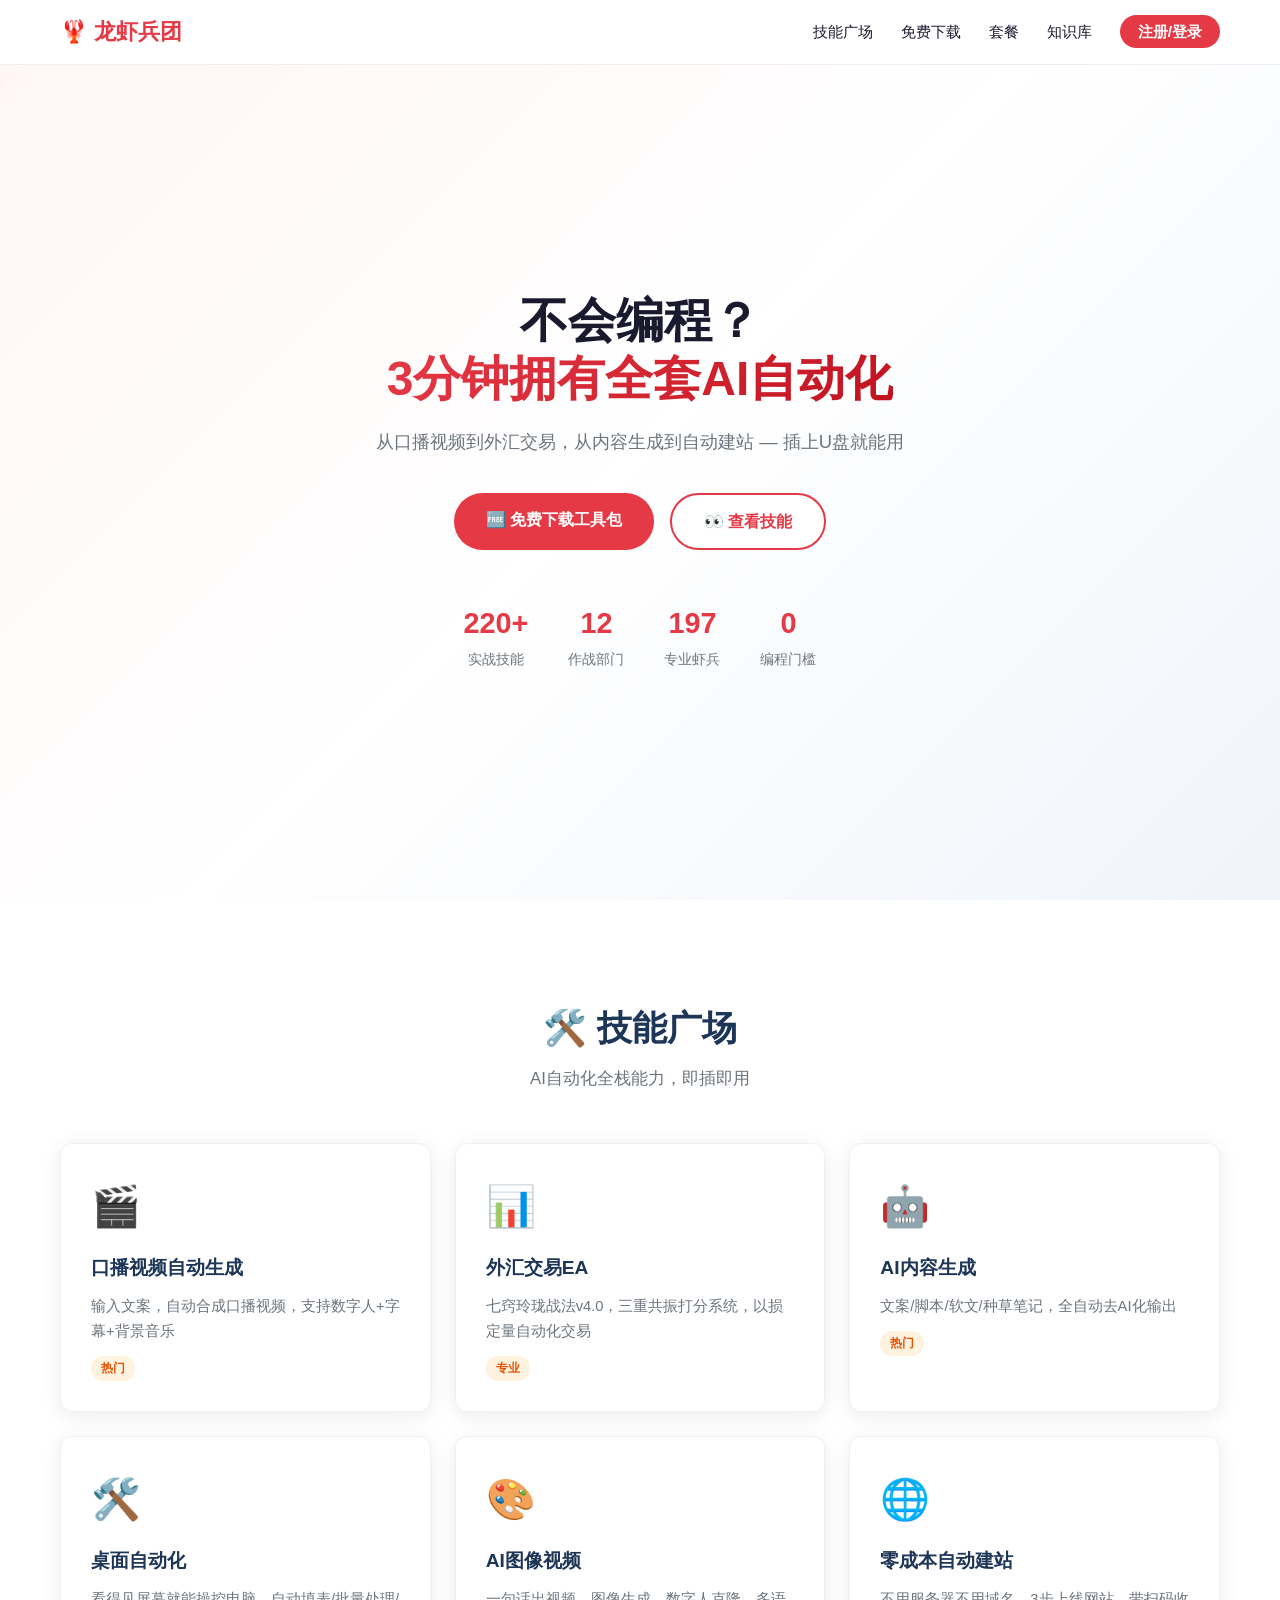
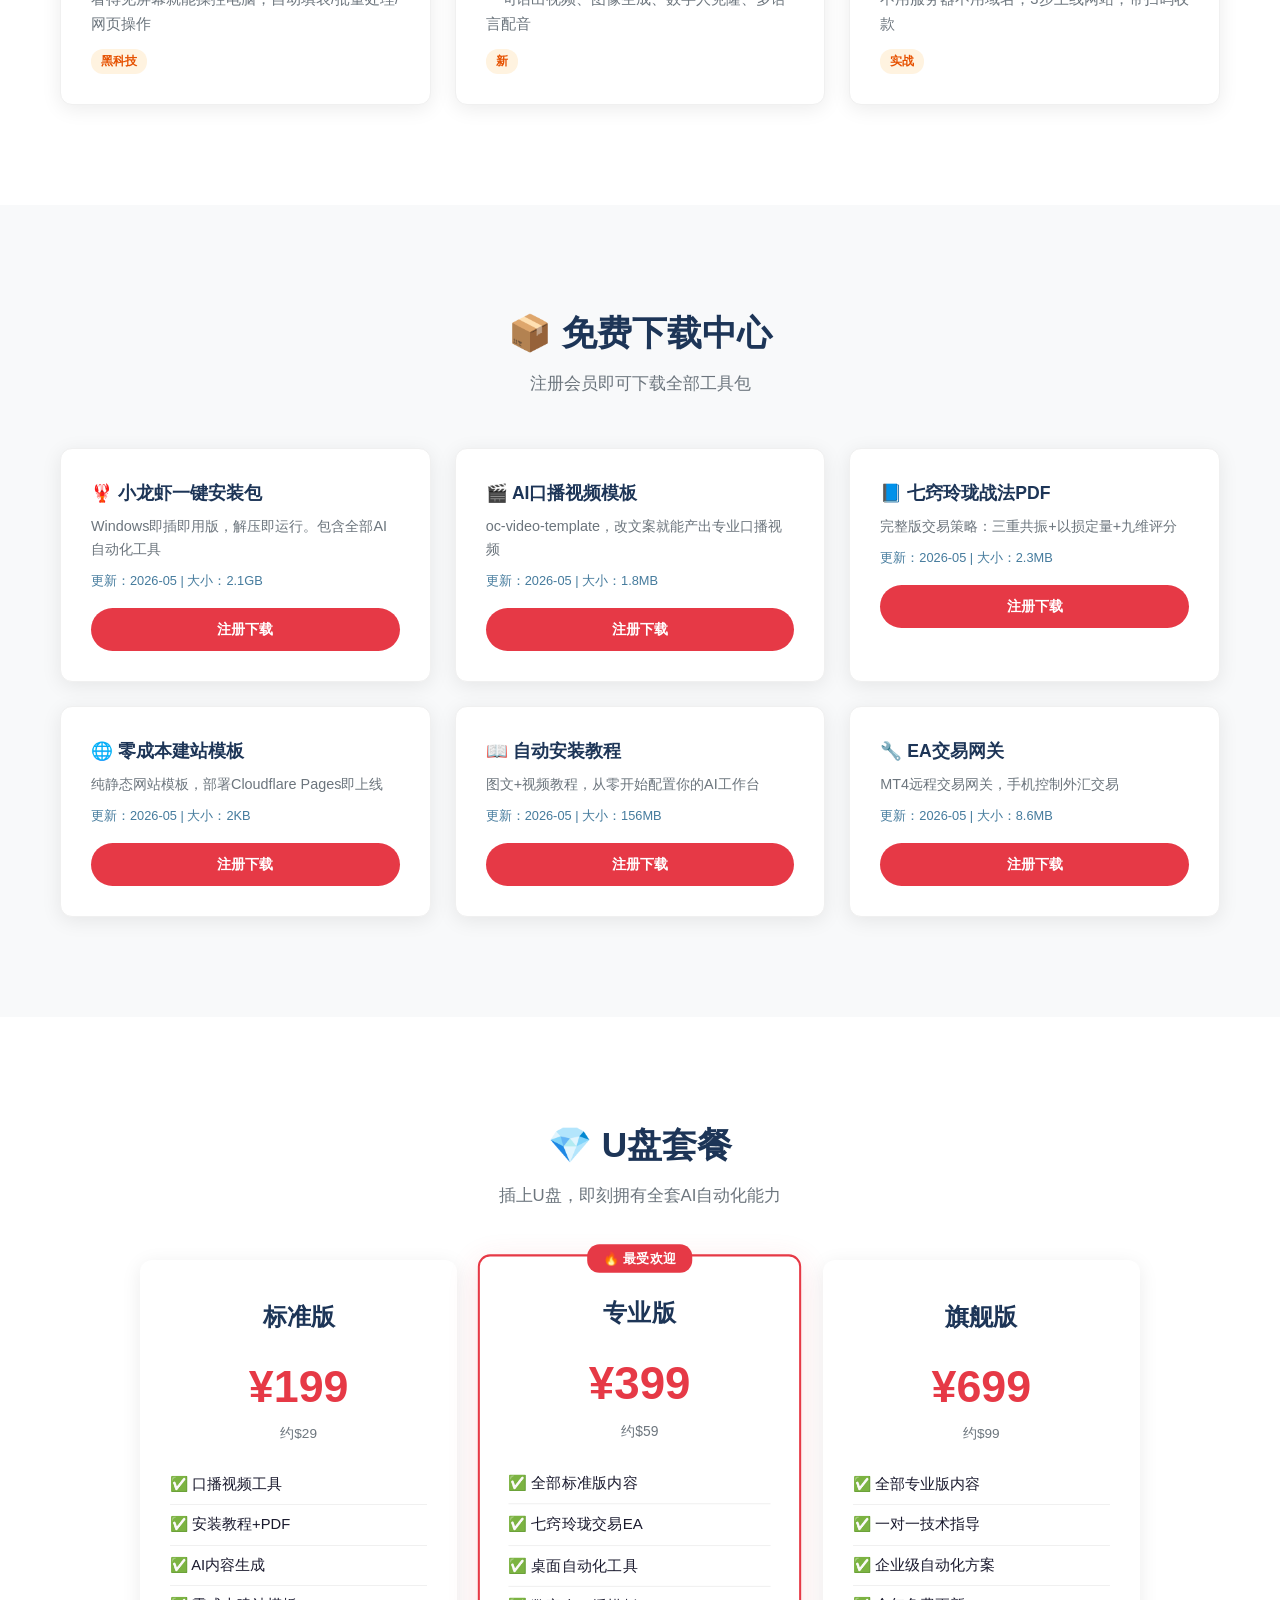
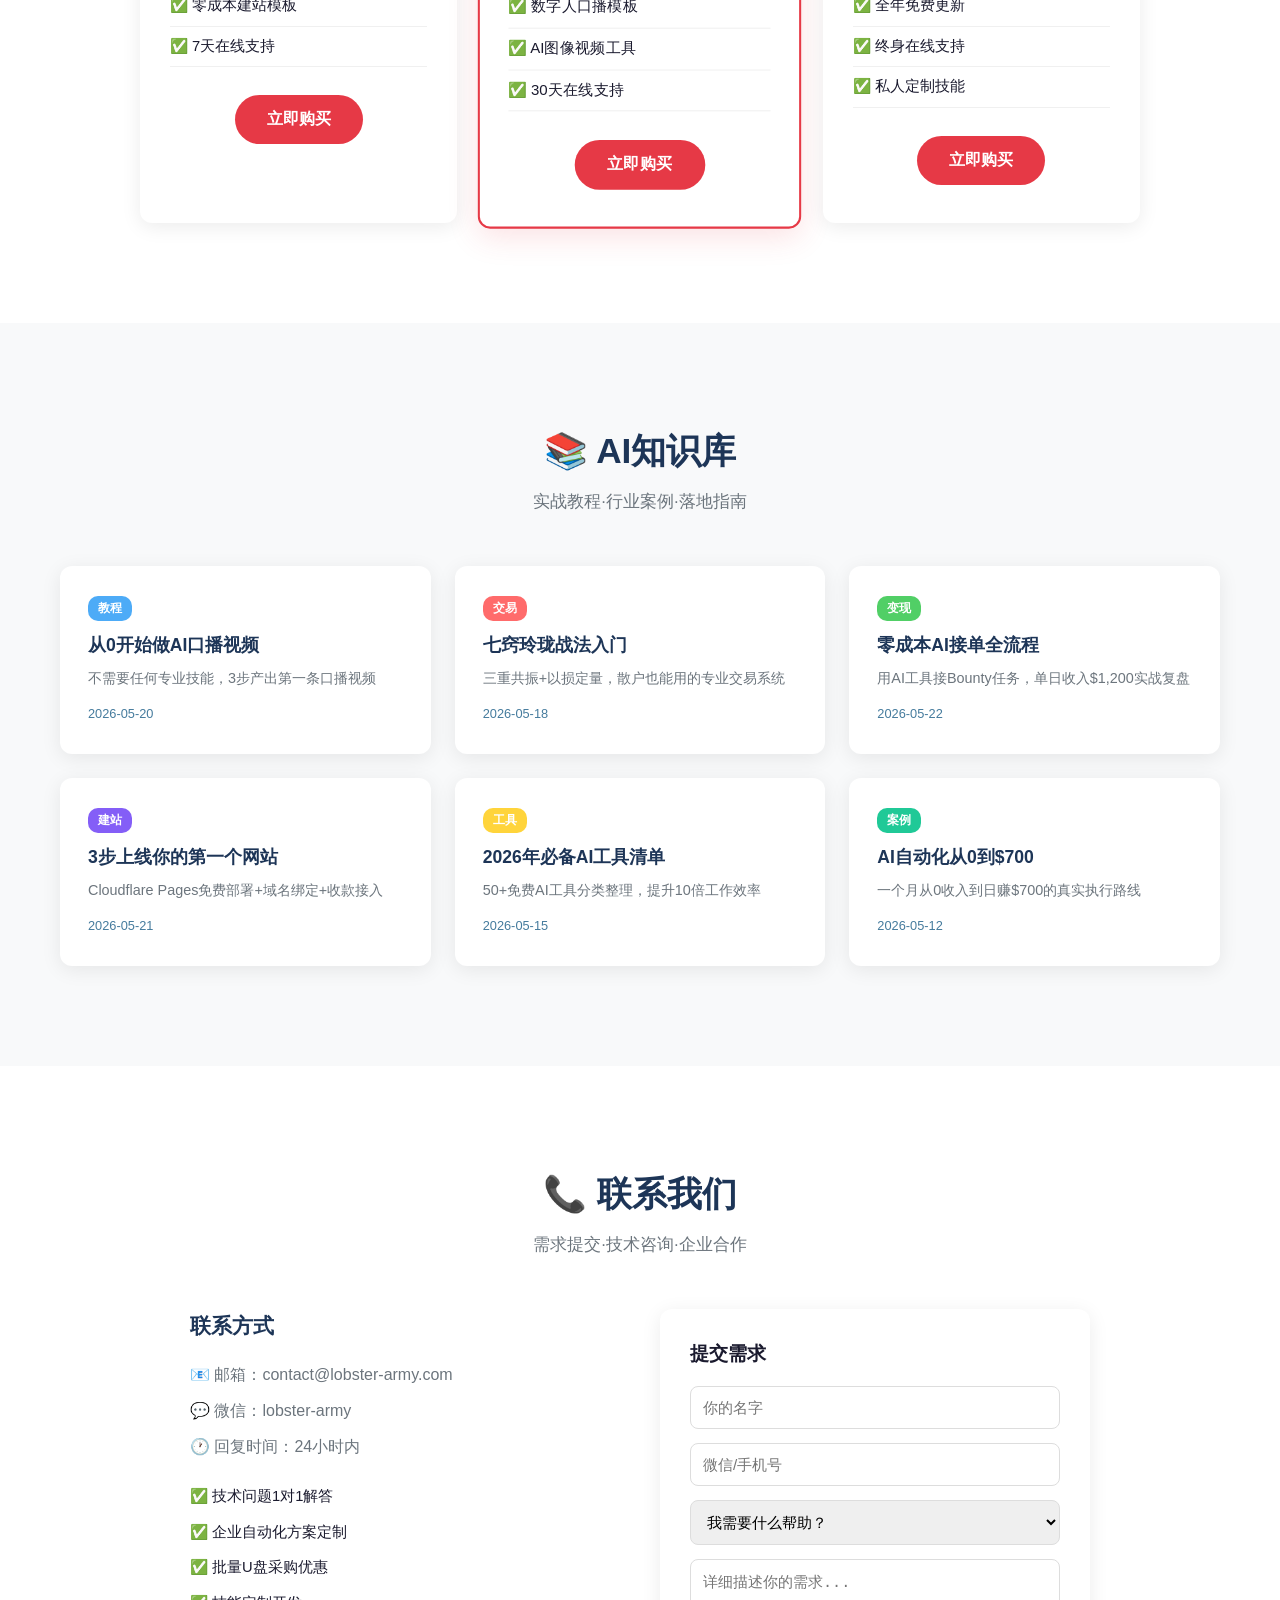
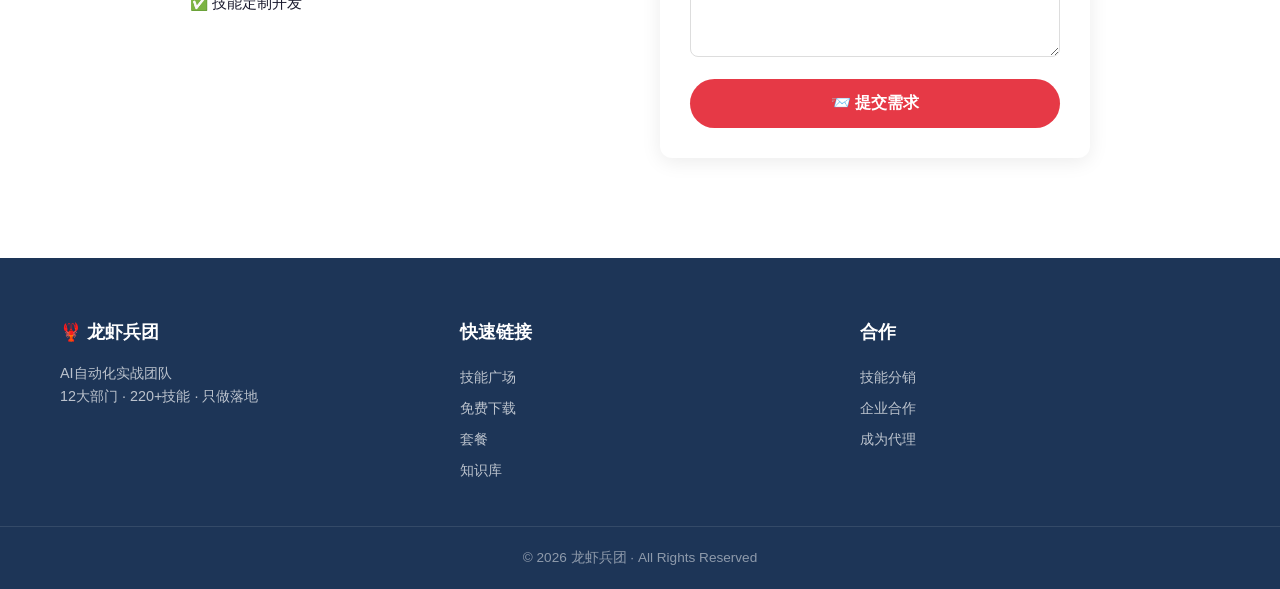
<file: index.html>
<!DOCTYPE html>
<html lang="zh-CN">
<head>
    <meta charset="UTF-8">
    <meta name="viewport" content="width=device-width, initial-scale=1.0">
    <title>龙虾兵团 · AI自动化工具箱</title>
    <link rel="stylesheet" href="css/style.css">
</head>
<body>
    <!-- 导航 -->
    <nav class="navbar">
        <div class="container nav-inner">
            <a href="#" class="logo">🦞 龙虾兵团</a>
            <button class="menu-toggle" id="menuToggle">☰</button>
            <ul class="nav-links" id="navLinks">
                <li><a href="#skills">技能广场</a></li>
                <li><a href="#download">免费下载</a></li>
                <li><a href="#pricing">套餐</a></li>
                <li><a href="#knowledge">知识库</a></li>
                <li><a href="#contact" class="btn-nav">注册/登录</a></li>
            </ul>
        </div>
    </nav>

    <!-- 首页英雄区 -->
    <header class="hero">
        <div class="container">
            <div class="hero-content">
                <h1>不会编程？<br><span class="highlight">3分钟拥有全套AI自动化</span></h1>
                <p class="hero-sub">从口播视频到外汇交易，从内容生成到自动建站 — 插上U盘就能用</p>
                <div class="hero-buttons">
                    <a href="#download" class="btn btn-primary">🆓 免费下载工具包</a>
                    <a href="#skills" class="btn btn-secondary">👀 查看技能</a>
                </div>
                <div class="hero-stats">
                    <div><strong>220+</strong><span>实战技能</span></div>
                    <div><strong>12</strong><span>作战部门</span></div>
                    <div><strong>197</strong><span>专业虾兵</span></div>
                    <div><strong>0</strong><span>编程门槛</span></div>
                </div>
            </div>
        </div>
    </header>

    <!-- 技能广场 -->
    <section id="skills" class="section">
        <div class="container">
            <h2 class="section-title">🛠️ 技能广场</h2>
            <p class="section-desc">AI自动化全栈能力，即插即用</p>
            <div class="skills-grid">
                <div class="skill-card">
                    <div class="skill-icon">🎬</div>
                    <h3>口播视频自动生成</h3>
                    <p>输入文案，自动合成口播视频，支持数字人+字幕+背景音乐</p>
                    <span class="skill-tag">热门</span>
                </div>
                <div class="skill-card">
                    <div class="skill-icon">📊</div>
                    <h3>外汇交易EA</h3>
                    <p>七窍玲珑战法v4.0，三重共振打分系统，以损定量自动化交易</p>
                    <span class="skill-tag">专业</span>
                </div>
                <div class="skill-card">
                    <div class="skill-icon">🤖</div>
                    <h3>AI内容生成</h3>
                    <p>文案/脚本/软文/种草笔记，全自动去AI化输出</p>
                    <span class="skill-tag">热门</span>
                </div>
                <div class="skill-card">
                    <div class="skill-icon">🛠️</div>
                    <h3>桌面自动化</h3>
                    <p>看得见屏幕就能操控电脑，自动填表/批量处理/网页操作</p>
                    <span class="skill-tag">黑科技</span>
                </div>
                <div class="skill-card">
                    <div class="skill-icon">🎨</div>
                    <h3>AI图像视频</h3>
                    <p>一句话出视频、图像生成、数字人克隆、多语言配音</p>
                    <span class="skill-tag">新</span>
                </div>
                <div class="skill-card">
                    <div class="skill-icon">🌐</div>
                    <h3>零成本自动建站</h3>
                    <p>不用服务器不用域名，3步上线网站，带扫码收款</p>
                    <span class="skill-tag">实战</span>
                </div>
            </div>
        </div>
    </section>

    <!-- 下载中心 -->
    <section id="download" class="section bg-alt">
        <div class="container">
            <h2 class="section-title">📦 免费下载中心</h2>
            <p class="section-desc">注册会员即可下载全部工具包</p>
            <div class="download-grid">
                <div class="download-card">
                    <h3>🦞 小龙虾一键安装包</h3>
                    <p>Windows即插即用版，解压即运行。包含全部AI自动化工具</p>
                    <div class="download-meta">更新：2026-05 | 大小：2.1GB</div>
                    <button class="btn btn-primary download-btn" onclick="showRegister()">注册下载</button>
                </div>
                <div class="download-card">
                    <h3>🎬 AI口播视频模板</h3>
                    <p>oc-video-template，改文案就能产出专业口播视频</p>
                    <div class="download-meta">更新：2026-05 | 大小：1.8MB</div>
                    <button class="btn btn-primary download-btn" onclick="showRegister()">注册下载</button>
                </div>
                <div class="download-card">
                    <h3>📘 七窍玲珑战法PDF</h3>
                    <p>完整版交易策略：三重共振+以损定量+九维评分</p>
                    <div class="download-meta">更新：2026-05 | 大小：2.3MB</div>
                    <button class="btn btn-primary download-btn" onclick="showRegister()">注册下载</button>
                </div>
                <div class="download-card">
                    <h3>🌐 零成本建站模板</h3>
                    <p>纯静态网站模板，部署Cloudflare Pages即上线</p>
                    <div class="download-meta">更新：2026-05 | 大小：2KB</div>
                    <button class="btn btn-primary download-btn" onclick="showRegister()">注册下载</button>
                </div>
                <div class="download-card">
                    <h3>📖 自动安装教程</h3>
                    <p>图文+视频教程，从零开始配置你的AI工作台</p>
                    <div class="download-meta">更新：2026-05 | 大小：156MB</div>
                    <button class="btn btn-primary download-btn" onclick="showRegister()">注册下载</button>
                </div>
                <div class="download-card">
                    <h3>🔧 EA交易网关</h3>
                    <p>MT4远程交易网关，手机控制外汇交易</p>
                    <div class="download-meta">更新：2026-05 | 大小：8.6MB</div>
                    <button class="btn btn-primary download-btn" onclick="showRegister()">注册下载</button>
                </div>
            </div>
        </div>
    </section>

    <!-- 注册弹窗 -->
    <div class="modal-overlay" id="registerModal">
        <div class="modal">
            <button class="modal-close" onclick="hideRegister()">✕</button>
            <h2>注册会员 · 免费下载</h2>
            <p>填写信息后自动获取下载链接</p>
            <form id="registerForm">
                <input type="text" placeholder="你的名字" required>
                <input type="email" placeholder="邮箱地址（接收下载链接）" required>
                <select required>
                    <option value="">你主要想做什么？</option>
                    <option>短视频/口播</option>
                    <option>外汇交易</option>
                    <option>AI内容创作</option>
                    <option>自动化办公</option>
                    <option>接单赚钱</option>
                </select>
                <button type="submit" class="btn btn-primary" style="width:100%">✅ 立即注册并下载</button>
            </form>
            <p class="form-tip">📧 下载链接将发送到你的邮箱</p>
        </div>
    </div>

    <!-- 套餐商城 -->
    <section id="pricing" class="section">
        <div class="container">
            <h2 class="section-title">💎 U盘套餐</h2>
            <p class="section-desc">插上U盘，即刻拥有全套AI自动化能力</p>
            <div class="pricing-grid">
                <div class="pricing-card">
                    <h3>标准版</h3>
                    <div class="price">¥199</div>
                    <div class="price-tip">约$29</div>
                    <ul>
                        <li>✅ 口播视频工具</li>
                        <li>✅ 安装教程+PDF</li>
                        <li>✅ AI内容生成</li>
                        <li>✅ 零成本建站模板</li>
                        <li>✅ 7天在线支持</li>
                    </ul>
                    <button class="btn btn-primary" onclick="showBuy('标准版','199')">立即购买</button>
                </div>
                <div class="pricing-card featured">
                    <div class="badge">🔥 最受欢迎</div>
                    <h3>专业版</h3>
                    <div class="price">¥399</div>
                    <div class="price-tip">约$59</div>
                    <ul>
                        <li>✅ 全部标准版内容</li>
                        <li>✅ 七窍玲珑交易EA</li>
                        <li>✅ 桌面自动化工具</li>
                        <li>✅ 数字人口播模板</li>
                        <li>✅ AI图像视频工具</li>
                        <li>✅ 30天在线支持</li>
                    </ul>
                    <button class="btn btn-primary" onclick="showBuy('专业版','399')">立即购买</button>
                </div>
                <div class="pricing-card">
                    <h3>旗舰版</h3>
                    <div class="price">¥699</div>
                    <div class="price-tip">约$99</div>
                    <ul>
                        <li>✅ 全部专业版内容</li>
                        <li>✅ 一对一技术指导</li>
                        <li>✅ 企业级自动化方案</li>
                        <li>✅ 全年免费更新</li>
                        <li>✅ 终身在线支持</li>
                        <li>✅ 私人定制技能</li>
                    </ul>
                    <button class="btn btn-primary" onclick="showBuy('旗舰版','699')">立即购买</button>
                </div>
            </div>
        </div>
    </section>

    <!-- 购买弹窗 -->
    <div class="modal-overlay" id="buyModal">
        <div class="modal">
            <button class="modal-close" onclick="hideBuy()">✕</button>
            <h2 id="buyTitle">购买套餐</h2>
            <p>扫码支付后自动发货</p>
            <div class="pay-section">
                <div class="pay-method">
                    <h4>💳 支付宝</h4>
                    <div class="qrcode-placeholder">[支付宝收款码]</div>
                    <p class="pay-note">扫码支付后截图发给客服</p>
                </div>
                <div class="pay-method">
                    <h4>💚 微信支付</h4>
                    <div class="qrcode-placeholder">[微信收款码]</div>
                    <p class="pay-note">扫码支付后截图发给客服</p>
                </div>
            </div>
            <div class="pay-amount" id="payAmount"></div>
            <p class="pay-tip">📦 支付后联系客服获取下载链接</p>
        </div>
    </div>

    <!-- AI知识库 -->
    <section id="knowledge" class="section bg-alt">
        <div class="container">
            <h2 class="section-title">📚 AI知识库</h2>
            <p class="section-desc">实战教程·行业案例·落地指南</p>
            <div class="knowledge-grid">
                <a href="#" class="knowledge-card">
                    <span class="k-tag">教程</span>
                    <h3>从0开始做AI口播视频</h3>
                    <p>不需要任何专业技能，3步产出第一条口播视频</p>
                    <span class="k-date">2026-05-20</span>
                </a>
                <a href="#" class="knowledge-card">
                    <span class="k-tag" style="background:#ff6b6b">交易</span>
                    <h3>七窍玲珑战法入门</h3>
                    <p>三重共振+以损定量，散户也能用的专业交易系统</p>
                    <span class="k-date">2026-05-18</span>
                </a>
                <a href="#" class="knowledge-card">
                    <span class="k-tag" style="background:#51cf66">变现</span>
                    <h3>零成本AI接单全流程</h3>
                    <p>用AI工具接Bounty任务，单日收入$1,200实战复盘</p>
                    <span class="k-date">2026-05-22</span>
                </a>
                <a href="#" class="knowledge-card">
                    <span class="k-tag" style="background:#845ef7">建站</span>
                    <h3>3步上线你的第一个网站</h3>
                    <p>Cloudflare Pages免费部署+域名绑定+收款接入</p>
                    <span class="k-date">2026-05-21</span>
                </a>
                <a href="#" class="knowledge-card">
                    <span class="k-tag" style="background:#ffd43b">工具</span>
                    <h3>2026年必备AI工具清单</h3>
                    <p>50+免费AI工具分类整理，提升10倍工作效率</p>
                    <span class="k-date">2026-05-15</span>
                </a>
                <a href="#" class="knowledge-card">
                    <span class="k-tag" style="background:#20c997">案例</span>
                    <h3>AI自动化从0到$700</h3>
                    <p>一个月从0收入到日赚$700的真实执行路线</p>
                    <span class="k-date">2026-05-12</span>
                </a>
            </div>
        </div>
    </section>

    <!-- 联系/需求提交 -->
    <section id="contact" class="section">
        <div class="container">
            <h2 class="section-title">📞 联系我们</h2>
            <p class="section-desc">需求提交·技术咨询·企业合作</p>
            <div class="contact-grid">
                <div class="contact-info">
                    <h3>联系方式</h3>
                    <p>📧 邮箱：contact@lobster-army.com</p>
                    <p>💬 微信：lobster-army</p>
                    <p>🕐 回复时间：24小时内</p>
                    <div class="contact-features">
                        <div>✅ 技术问题1对1解答</div>
                        <div>✅ 企业自动化方案定制</div>
                        <div>✅ 批量U盘采购优惠</div>
                        <div>✅ 技能定制开发</div>
                    </div>
                </div>
                <form class="contact-form">
                    <h3>提交需求</h3>
                    <input type="text" placeholder="你的名字" required>
                    <input type="text" placeholder="微信/手机号" required>
                    <select>
                        <option>我需要什么帮助？</option>
                        <option>购买U盘套餐</option>
                        <option>技能定制</option>
                        <option>企业自动化方案</option>
                        <option>技术咨询</option>
                        <option>其他</option>
                    </select>
                    <textarea rows="4" placeholder="详细描述你的需求..."></textarea>
                    <button type="submit" class="btn btn-primary" style="width:100%">📨 提交需求</button>
                </form>
            </div>
        </div>
    </section>

    <!-- 底部 -->
    <footer class="footer">
        <div class="container footer-inner">
            <div class="footer-col">
                <h4>🦞 龙虾兵团</h4>
                <p>AI自动化实战团队<br>12大部门 · 220+技能 · 只做落地</p>
            </div>
            <div class="footer-col">
                <h4>快速链接</h4>
                <a href="#skills">技能广场</a>
                <a href="#download">免费下载</a>
                <a href="#pricing">套餐</a>
                <a href="#knowledge">知识库</a>
            </div>
            <div class="footer-col">
                <h4>合作</h4>
                <a href="#">技能分销</a>
                <a href="#">企业合作</a>
                <a href="#">成为代理</a>
            </div>
        </div>
        <div class="footer-bottom">
            <p>© 2026 龙虾兵团 · All Rights Reserved</p>
        </div>
    </footer>

    <script src="js/main.js"></script>
</body>
</html>
</file>
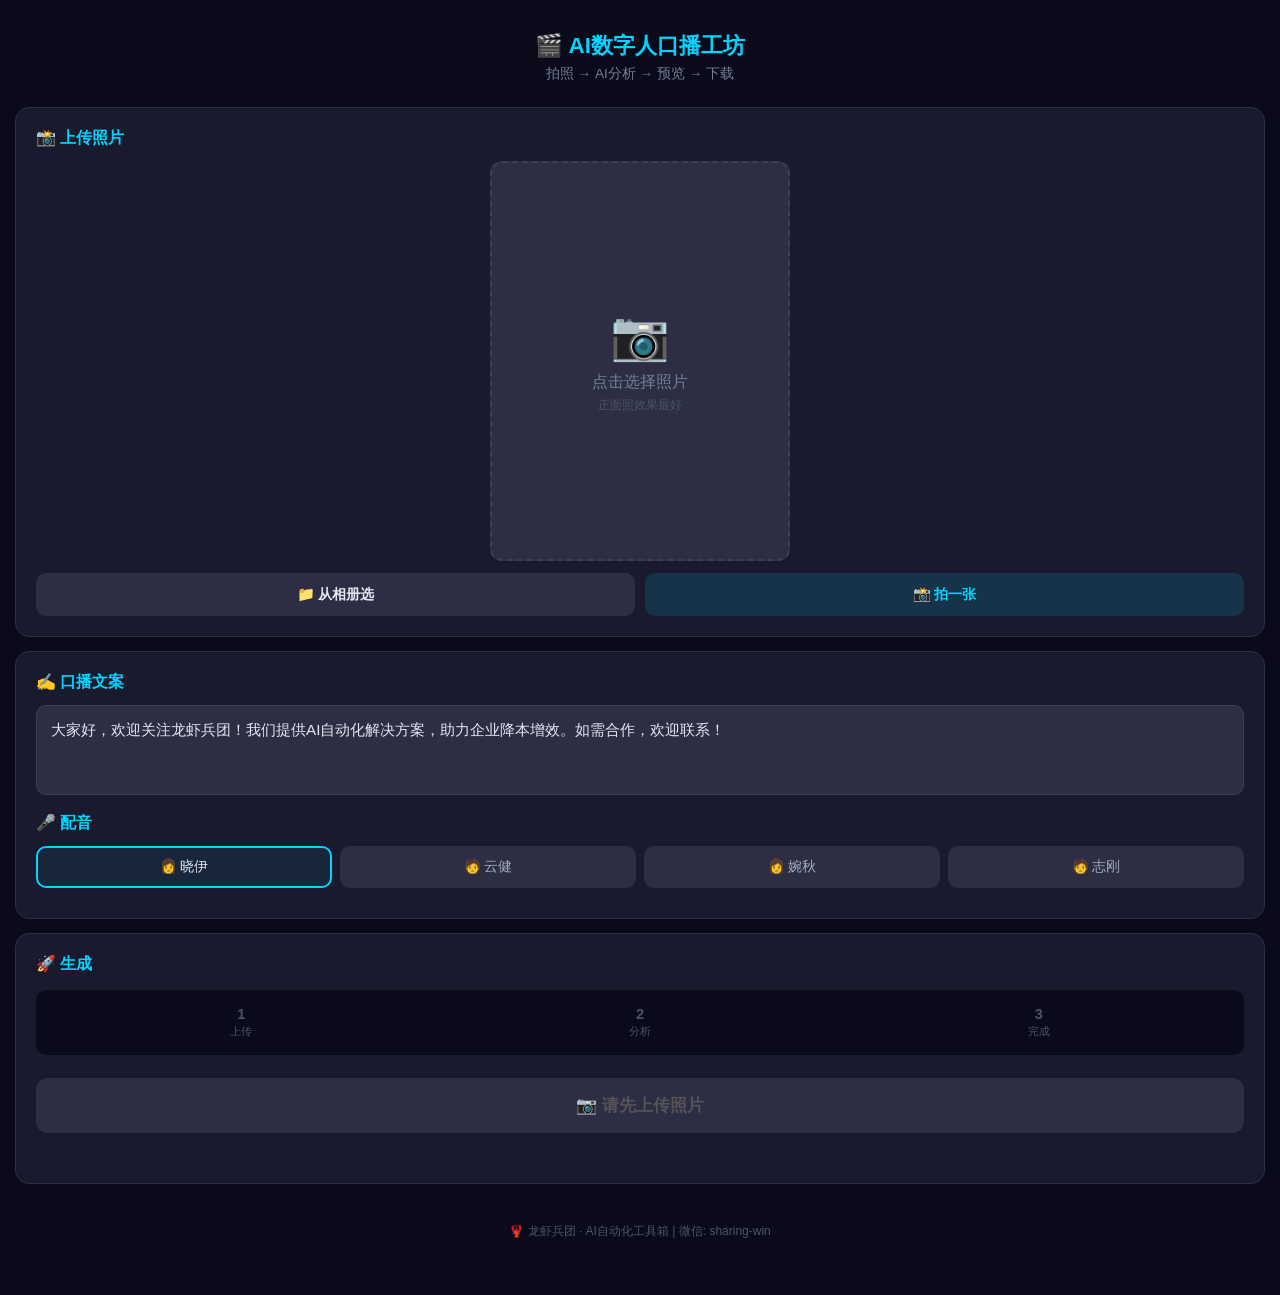
<file: ai-avatar.html>
<!DOCTYPE html>
<html><head><meta charset="UTF-8"><meta name="viewport" content="width=device-width,initial-scale=1.0">
<title>AI数字人口播工坊 · 龙虾兵团</title>
<style>
*{margin:0;padding:0;box-sizing:border-box}
body{font-family:-apple-system,BlinkMacSystemFont,'Segoe UI',sans-serif;background:#0a0a1a;color:#e2e8f0;padding:0 15px 30px}
.header{text-align:center;padding:30px 15px 10px}
.header h1{font-size:1.4em;color:#00d4ff}
.header p{color:#718096;font-size:0.85em;margin-top:4px}
.card{background:#1a1a2e;border-radius:14px;padding:20px;margin:14px 0;border:1px solid #2d2d44}
.card h3{color:#00d4ff;font-size:1em;margin-bottom:12px}
.upload-area{width:100%;max-width:300px;aspect-ratio:3/4;background:#2d2d44;border-radius:12px;display:flex;align-items:center;justify-content:center;cursor:pointer;overflow:hidden;margin:0 auto 12px;position:relative;border:2px dashed #3d3d55}
.upload-area img{width:100%;height:100%;object-fit:cover;position:absolute;top:0;left:0}
.empty-state{text-align:center;color:#718096;padding:20px}
.empty-state .icon{font-size:3em;margin-bottom:8px}
.btn-row{display:flex;gap:10px}.btn-row button{flex:1;padding:12px;border:none;border-radius:10px;font-size:0.9em;font-weight:600;cursor:pointer}
.btn-album{background:#2d2d44;color:#e2e8f0}.btn-camera{background:#00d4ff22;color:#00d4ff;border:1px solid #00d4ff44}
textarea{width:100%;padding:14px;background:#2d2d44;border:1px solid #3d3d55;border-radius:10px;color:#e2e8f0;font-size:0.95em;outline:none;resize:none;min-height:90px;font-family:inherit}
textarea:focus{border-color:#00d4ff}
.voice-row{display:flex;gap:8px;flex-wrap:wrap;margin:10px 0}
.voice-btn{padding:10px 16px;background:#2d2d44;border:2px solid transparent;border-radius:10px;color:#a0aec0;font-size:0.85em;cursor:pointer;flex:1;text-align:center}
.voice-btn.on{border-color:#00d4ff;background:#00d4ff11;color:#e2e8f0}
#genBtn{width:100%;padding:16px;border:none;border-radius:12px;font-size:1.05em;font-weight:700;cursor:pointer;margin-top:8px;transition:all .3s}
#genBtn.ready{background:linear-gradient(135deg,#00d4ff,#0099cc);color:#fff}
#genBtn.disabled{background:#2d2d44;color:#555;cursor:not-allowed}
#genBtn.busy{background:linear-gradient(135deg,#48bb78,#38a169);color:#fff}
#status{text-align:center;color:#a0aec0;font-size:0.85em;padding:8px 0;min-height:30px}
.steps{display:flex;gap:8px;margin:15px 0;padding:10px;background:#0a0a1a;border-radius:10px}
.step{flex:1;text-align:center;padding:6px 4px;border-radius:8px;font-size:0.7em;color:#4a5568}
.step.active{color:#00d4ff;background:#00d4ff11}
.step.done{color:#48bb78;background:#48bb7811}
.step .num{display:block;font-size:1.3em;font-weight:700;margin-bottom:2px}
.result{display:none;margin-top:15px;padding:20px;background:#1a2332;border:1px solid #48bb7844;border-radius:12px;text-align:center}
.result .title{color:#48bb78;font-size:1.1em;font-weight:600;margin-bottom:12px}
.result .content{background:#0a0a1a;border-radius:8px;padding:15px;text-align:left;font-size:0.85em;color:#cbd5e0;line-height:1.6;white-space:pre-wrap;margin-bottom:12px}
.dl-btn{display:inline-block;padding:14px 30px;background:linear-gradient(135deg,#48bb78,#38a169);color:#fff;border-radius:10px;font-size:1em;font-weight:700;text-decoration:none;margin:5px;box-shadow:0 4px 15px #48bb7833}
.reset-btn{display:inline-block;padding:12px 25px;background:#2d2d44;color:#a0aec0;border:none;border-radius:8px;font-size:0.9em;cursor:pointer;margin-top:10px}
.footer{text-align:center;padding:25px;color:#4a5568;font-size:0.75em}
</style>
</head>
<body>
<div class="header"><h1>🎬 AI数字人口播工坊</h1><p>拍照 → AI分析 → 预览 → 下载</p></div>

<div class="card">
<h3>📸 上传照片</h3>
<div class="upload-area" id="upArea">
<div class="empty-state" id="empty"><div class="icon">📷</div><p>点击选择照片</p><p style="font-size:0.75em;color:#4a5568;margin-top:4px">正面照效果最好</p></div>
<img id="preview" style="display:none">
</div>
<div class="btn-row">
<button class="btn-album" id="btnAlbum">📁 从相册选</button>
<button class="btn-camera" id="btnCamera">📸 拍一张</button>
</div>
</div>

<div class="card">
<h3>✍️ 口播文案</h3>
<textarea id="scriptText" placeholder="输入想让数字人说的话...">大家好，欢迎关注龙虾兵团！我们提供AI自动化解决方案，助力企业降本增效。如需合作，欢迎联系！</textarea>
<h3 style="margin-top:14px">🎤 配音</h3>
<div class="voice-row">
<button class="voice-btn on">👩 晓伊</button>
<button class="voice-btn">🧑 云健</button>
<button class="voice-btn">👩 婉秋</button>
<button class="voice-btn">🧑 志刚</button>
</div>
</div>

<div class="card">
<h3>🚀 生成</h3>
<div class="steps">
<div class="step" id="st1"><span class="num">1</span>上传</div>
<div class="step" id="st2"><span class="num">2</span>分析</div>
<div class="step" id="st3"><span class="num">3</span>完成</div>
</div>
<button id="genBtn" class="disabled">📷 请先上传照片</button>
<div id="status"></div>
<div class="result" id="result">
<div class="title">✅ 分析完成</div>
<div class="content" id="resultContent"></div>
<a class="dl-btn" id="dlBtn" download="AI照片分析_龙虾兵团.txt">⬇ 下载分析报告</a>
<br>
<button class="reset-btn" onclick="location.reload()">🔄 重新制作</button>
</div>
</div>

<div class="footer">🦞 龙虾兵团 · AI自动化工具箱 | 微信: sharing-win</div>

<input type="file" id="f1" accept="image/*" style="display:none">
<input type="file" id="f2" accept="image/*" capture="environment" style="display:none">

<script>
var photoData = null;
var compressedPhoto = null;

document.getElementById('btnAlbum').onclick=function(e){e.stopPropagation();document.getElementById('f1').click()};
document.getElementById('btnCamera').onclick=function(e){e.stopPropagation();document.getElementById('f2').click()};
document.getElementById('upArea').onclick=function(){document.getElementById('f1').click()};

function handleFile(file) {
  if (!file) return;
  var reader = new FileReader();
  reader.onload = function(e) {
    photoData = e.target.result;
    document.getElementById('preview').src = photoData;
    document.getElementById('preview').style.display = 'block';
    document.getElementById('empty').style.display = 'none';
    document.getElementById('st1').className = 'step done';
    document.getElementById('st2').className = 'step active';
    check();
    
    // 压缩图片到200KB以内
    compressImage(photoData, 200, function(compressed) {
      compressedPhoto = compressed;
    });
  };
  reader.readAsDataURL(file);
}

document.getElementById('f1').onchange = function() { handleFile(this.files[0]); };
document.getElementById('f2').onchange = function() { handleFile(this.files[0]); };

function compressImage(dataUrl, maxSizeKB, callback) {
  var img = new Image();
  img.onload = function() {
    var canvas = document.createElement('canvas');
    var ctx = canvas.getContext('2d');
    
    // 限制最大宽度
    var maxW = 800;
    var scale = 1;
    if (img.width > maxW) scale = maxW / img.width;
    canvas.width = img.width * scale;
    canvas.height = img.height * scale;
    ctx.drawImage(img, 0, 0, canvas.width, canvas.height);
    
    // 尝试压缩
    var quality = 0.7;
    var compressed = canvas.toDataURL('image/jpeg', quality);
    
    // 如果还是太大，降低质量
    while (compressed.length > maxSizeKB * 1024 && quality > 0.1) {
      quality -= 0.1;
      compressed = canvas.toDataURL('image/jpeg', quality);
    }
    
    callback(compressed);
  };
  img.src = dataUrl;
}

document.querySelectorAll('.voice-btn').forEach(function(b){
  b.onclick = function() {
    document.querySelectorAll('.voice-btn').forEach(function(x){x.className='voice-btn'});
    this.className = 'voice-btn on';
  }
});

function check() {
  var btn = document.getElementById('genBtn');
  var s = document.getElementById('scriptText').value.trim();
  if (photoData && s) { btn.className = 'btn ready'; btn.textContent = '🚀 AI分析 + 生成'; }
  else if (!photoData) { btn.className = 'btn disabled'; btn.textContent = '📷 请先上传照片'; }
  else { btn.className = 'btn disabled'; btn.textContent = '✍️ 请填写文案'; }
}

function getVoice() {
  var a = document.querySelectorAll('.voice-btn');
  for (var i = 0; i < a.length; i++) if (a[i].className == 'voice-btn on') return a[i].textContent.trim();
  return '晓伊';
}

document.getElementById('genBtn').onclick = function() {
  var btn = document.getElementById('genBtn');
  if (btn.className.indexOf('ready') === -1) return;
  
  var status = document.getElementById('status');
  var result = document.getElementById('result');
  result.style.display = 'none';
  
  status.textContent = '🔍 AI正在分析照片特征...';
  btn.className = 'btn busy'; btn.textContent = '🔍 分析中...';
  document.getElementById('st2').className = 'step active';
  
  var imgToSend = compressedPhoto || photoData;
  
  // 先试服务器nginx代理(HTTP)
  var x = new XMLHttpRequest();
  x.open('POST', 'http://110.40.180.150:8081/ai-api/api/analyze-photo', true);
  x.setRequestHeader('Content-Type', 'application/json');
  x.timeout = 25000;
  
  x.onload = function() {
    try {
      var d = JSON.parse(x.responseText);
      if (d.success && d.analysis) {
        showResult(d.analysis);
        return;
      }
    } catch(e) {}
    // 失败就试CloudBase云函数
    tryCloudBase(imgToSend);
  };
  
  x.onerror = function() {
    // HTTP失败，试CloudBase HTTPS
    tryCloudBase(imgToSend);
  };
  
  x.send(JSON.stringify({
    photo: imgToSend,
    script: document.getElementById('scriptText').value.trim(),
    voice: getVoice()
  }));
  
  // 20秒超时
  setTimeout(function() {
    if (btn.className.indexOf('busy') > -1) {
      status.textContent = '⚠️ 连接超时，请重试';
      btn.className = 'btn ready'; btn.textContent = '🔄 重试';
    }
  }, 25000);
};

function tryCloudBase(photo) {
  var x2 = new XMLHttpRequest();
  x2.open('POST', 'https://openclaw-d0gah5lgw9c80fc43-1300723188.ap-shanghai.app.tcloudbase.com/ai-avatar', true);
  x2.setRequestHeader('Content-Type', 'application/json');
  x2.timeout = 25000;
  
  x2.onload = function() {
    try {
      var d = JSON.parse(x2.responseText);
      if (d.success && d.analysis) { showResult(d.analysis); return; }
      if (d.error) showResult('分析出错: ' + d.error);
    } catch(e) {
      showResult('无法连接到分析服务');
    }
  };
  
  x2.onerror = function() {
    showResult('网络连接失败，请检查网络');
  };
  
  x2.send(JSON.stringify({
    photo: photo,
    script: document.getElementById('scriptText').value.trim(),
    voice: getVoice()
  }));
}

function showResult(analysisText) {
  var status = document.getElementById('status');
  var btn = document.getElementById('genBtn');
  var result = document.getElementById('result');
  
  status.textContent = '✅ 分析完成！';
  btn.className = 'btn ready'; btn.textContent = '✅ 已完成';
  document.getElementById('st2').className = 'step done';
  document.getElementById('st3').className = 'step active';
  
  document.getElementById('resultContent').textContent = analysisText;
  result.style.display = 'block';
  
  // 绑定下载按钮
  var dl = document.getElementById('dlBtn');
  var txt = '🦞 龙虾兵团 AI数字人口播工坊\n\n=== AI照片分析报告 ===\n\n' + analysisText + '\n\n---\n生成时间: ' + new Date().toLocaleString() + '\n微信: sharing-win';
  var blob = new Blob([txt], {type: 'text/plain;charset=utf-8'});
  dl.href = URL.createObjectURL(blob);
  
  result.scrollIntoView({behavior: 'smooth'});
}
</script>
</body></html>
</file>
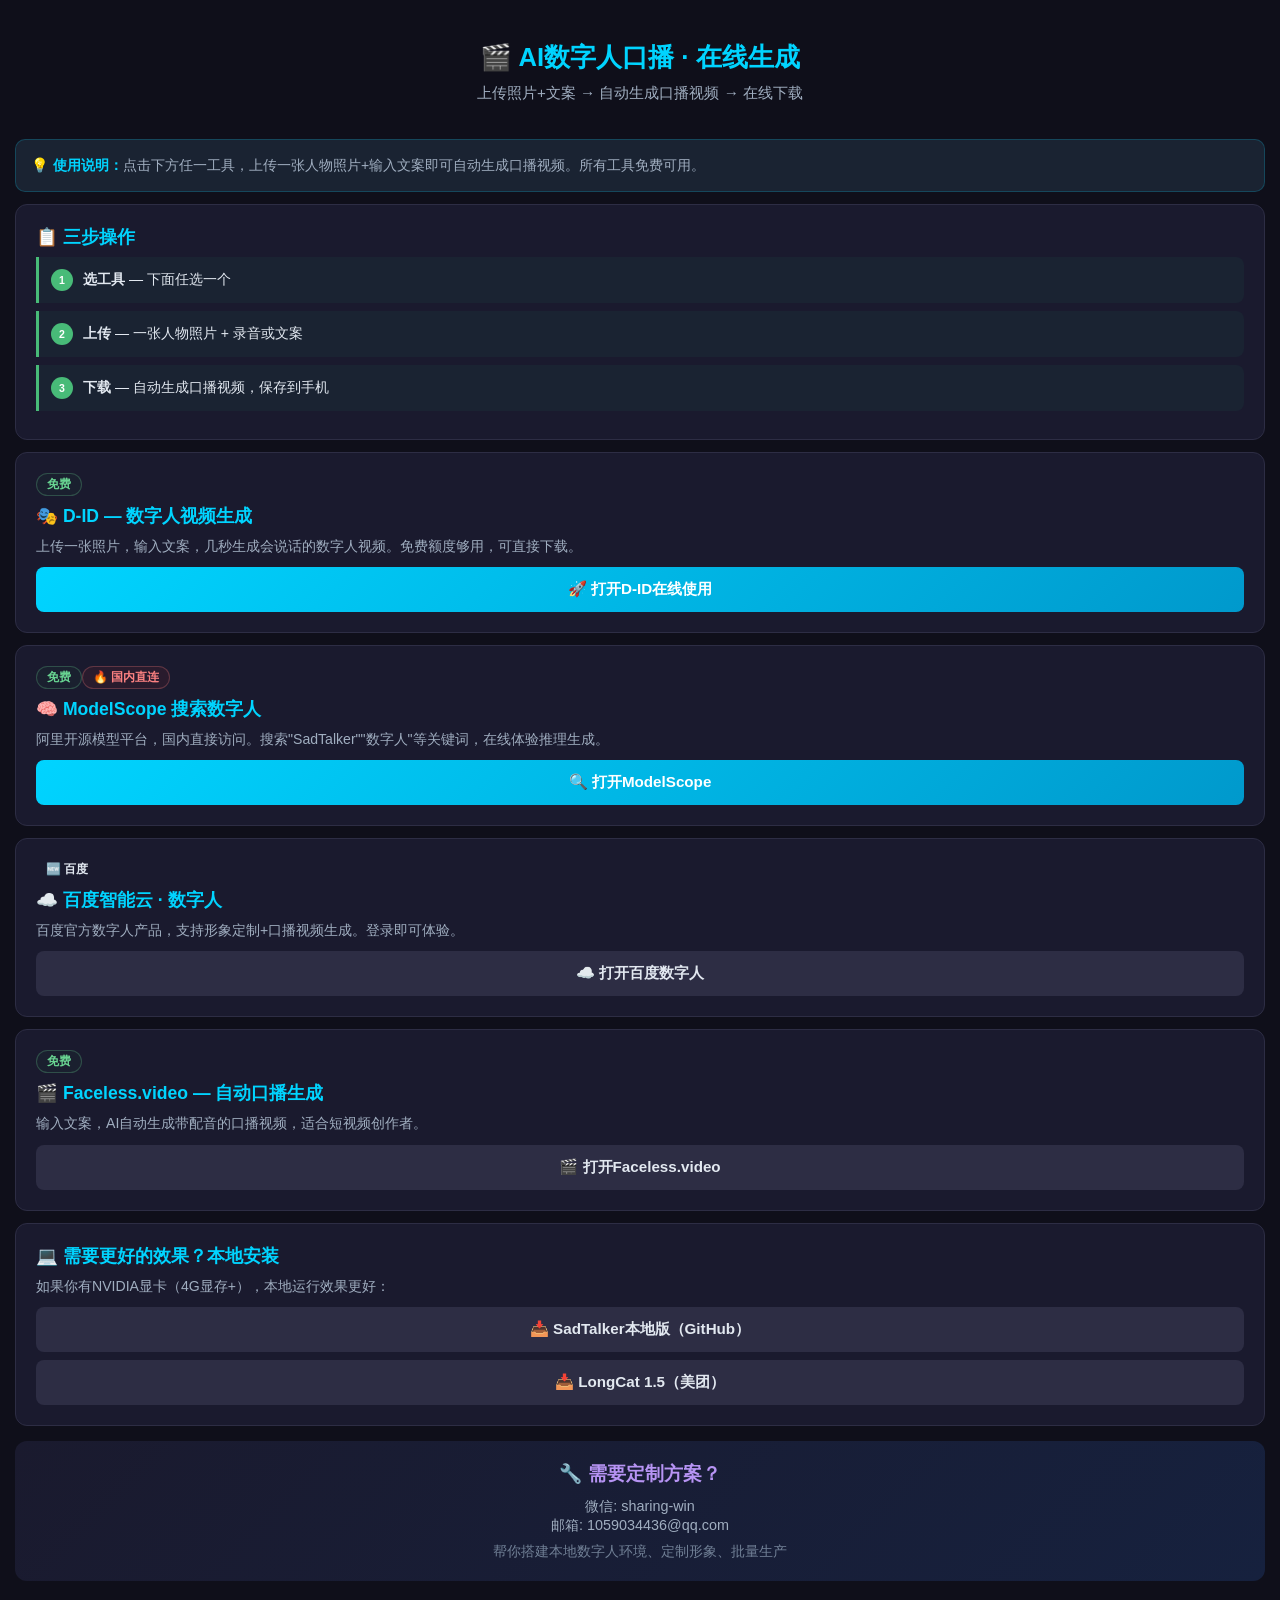
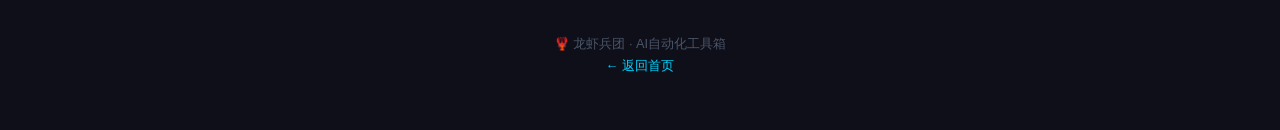
<file: digital-human.html>
<!DOCTYPE html>
<html><head><meta charset="UTF-8"><meta name="viewport" content="width=device-width,initial-scale=1.0">
<title>数字人口播 · 龙虾兵团</title>
<style>
*{margin:0;padding:0;box-sizing:border-box}
body{font-family:-apple-system,BlinkMacSystemFont,'Segoe UI',Roboto,sans-serif;background:#0f0f1a;color:#e2e8f0;padding:0 15px 30px}
.header{text-align:center;padding:40px 20px 25px}
.header h1{font-size:1.6em;color:#00d4ff;margin-bottom:8px}
.header p{color:#a0aec0;font-size:0.95em}
.tip{background:#1a2332;border:1px solid #00d4ff33;border-radius:10px;padding:15px;margin:10px 0;font-size:0.88em;color:#a0aec0;line-height:1.5}
.tip strong{color:#00d4ff}
.card{background:#1a1a2e;border-radius:12px;padding:20px;margin:12px 0;border:1px solid #2d2d44}
.card h3{color:#00d4ff;font-size:1.1em;margin-bottom:8px}
.card p{color:#a0aec0;font-size:0.88em;line-height:1.5;margin-bottom:10px}
.card .tag{display:inline-block;padding:2px 10px;border-radius:12px;font-size:0.75em;margin-bottom:8px;font-weight:600}
.tag-free{background:#22543d20;color:#68d391;border:1px solid #68d39144}
.tag-hot{background:#9b2c2c20;color:#fc8181;border:1px solid #fc818144}
.btn{display:block;width:100%;padding:12px;border-radius:8px;text-decoration:none;font-weight:600;font-size:0.95em;text-align:center;border:none;cursor:pointer;transition:all .2s;box-sizing:border-box}
.btn-primary{background:linear-gradient(135deg,#00d4ff,#0099cc);color:#fff}
.btn-primary:hover{transform:translateY(-1px);box-shadow:0 4px 12px #00d4ff44}
.btn-secondary{background:#2d2d44;color:#e2e8f0}
.btn-secondary:hover{background:#3d3d55}
.step{background:#1a2332;border-left:3px solid #48bb78;padding:12px;margin:8px 0;border-radius:0 8px 8px 0;font-size:0.88em}
.step span{display:inline-flex;align-items:center;justify-content:center;width:22px;height:22px;background:#48bb78;color:#fff;border-radius:50%;font-size:0.75em;font-weight:700;margin-right:10px;flex-shrink:0}
.contact{text-align:center;padding:20px;background:linear-gradient(135deg,#1a1a2e,#16213e);border-radius:12px;margin:15px 0}
.contact h3{color:#b794f4;margin-bottom:10px}
.contact p{color:#a0aec0;font-size:0.9em}
.footer{text-align:center;padding:25px;color:#4a5568;font-size:0.8em;margin-top:30px}
.footer a{color:#00d4ff;text-decoration:none}
</style>
</head>
<body>

<div class="header">
<h1>🎬 AI数字人口播 · 在线生成</h1>
<p>上传照片+文案 → 自动生成口播视频 → 在线下载</p>
</div>

<div class="tip">
<strong>💡 使用说明：</strong>点击下方任一工具，上传一张人物照片+输入文案即可自动生成口播视频。所有工具免费可用。
</div>

<div class="card">
<h3>📋 三步操作</h3>
<div class="step"><span>1</span><strong>选工具</strong> — 下面任选一个</div>
<div class="step"><span>2</span><strong>上传</strong> — 一张人物照片 + 录音或文案</div>
<div class="step"><span>3</span><strong>下载</strong> — 自动生成口播视频，保存到手机</div>
</div>

<div class="card">
<div><span class="tag tag-free">免费</span></div>
<h3>🎭 D-ID — 数字人视频生成</h3>
<p>上传一张照片，输入文案，几秒生成会说话的数字人视频。免费额度够用，可直接下载。</p>
<a href="https://studio.d-id.com" target="_blank" rel="noopener" class="btn btn-primary">🚀 打开D-ID在线使用</a>
</div>

<div class="card">
<div><span class="tag tag-free">免费</span><span class="tag tag-hot">🔥 国内直连</span></div>
<h3>🧠 ModelScope 搜索数字人</h3>
<p>阿里开源模型平台，国内直接访问。搜索"SadTalker""数字人"等关键词，在线体验推理生成。</p>
<a href="https://modelscope.cn/search?q=%E6%95%B0%E5%AD%97%E4%BA%BA" target="_blank" rel="noopener" class="btn btn-primary">🔍 打开ModelScope</a>
</div>

<div class="card">
<div><span class="tag tag-new">🆕 百度</span></div>
<h3>☁️ 百度智能云 · 数字人</h3>
<p>百度官方数字人产品，支持形象定制+口播视频生成。登录即可体验。</p>
<a href="https://cloud.baidu.com/product/huanyan.html" target="_blank" rel="noopener" class="btn btn-secondary">☁️ 打开百度数字人</a>
</div>

<div class="card">
<div><span class="tag tag-free">免费</span></div>
<h3>🎬 Faceless.video — 自动口播生成</h3>
<p>输入文案，AI自动生成带配音的口播视频，适合短视频创作者。</p>
<a href="https://www.faceless.video" target="_blank" rel="noopener" class="btn btn-secondary">🎬 打开Faceless.video</a>
</div>

<div class="card">
<h3>💻 需要更好的效果？本地安装</h3>
<p>如果你有NVIDIA显卡（4G显存+），本地运行效果更好：</p>
<a href="https://github.com/OpenTalker/SadTalker" target="_blank" rel="noopener" class="btn btn-secondary">📥 SadTalker本地版（GitHub）</a>
<div style="height:8px"></div>
<a href="https://github.com/meituan-longcat/LongCat-Video" target="_blank" rel="noopener" class="btn btn-secondary">📥 LongCat 1.5（美团）</a>
</div>

<div class="contact">
<h3>🔧 需要定制方案？</h3>
<p>微信: sharing-win<br>邮箱: 1059034436@qq.com</p>
<p style="color:#718096;font-size:0.85em;margin-top:8px">帮你搭建本地数字人环境、定制形象、批量生产</p>
</div>

<div class="footer">
<p>🦞 龙虾兵团 · AI自动化工具箱</p>
<p style="margin-top:5px"><a href="index.html">← 返回首页</a></p>
</div>

</body>
</html>
</file>
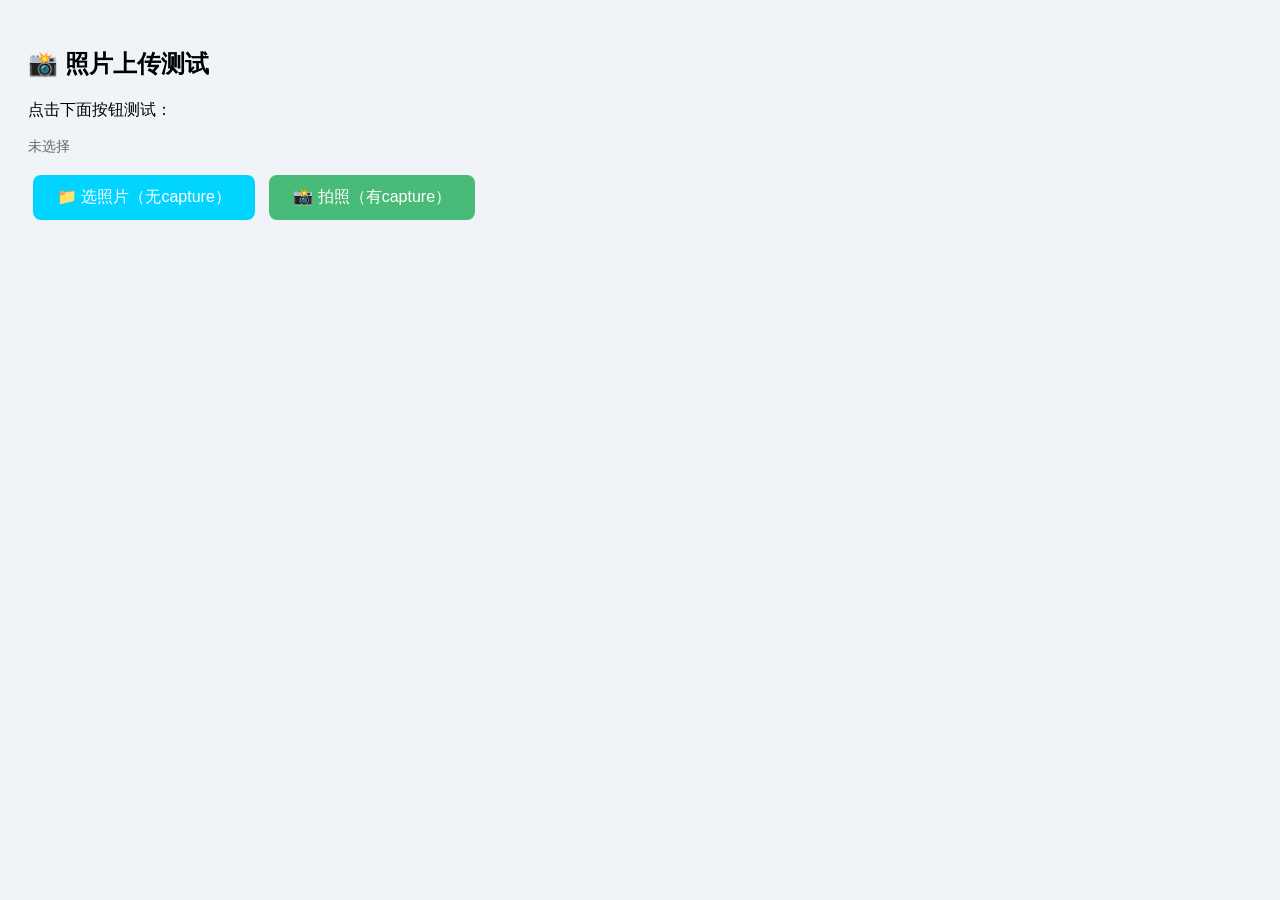
<file: test-upload.html>
<!DOCTYPE html>
<html><head><meta charset="UTF-8"><meta name="viewport" content="width=device-width,initial-scale=1.0">
<title>测试上传</title>
</head>
<body style="padding:20px;font-family:sans-serif;background:#f0f4f8">
<h2>📸 照片上传测试</h2>
<p>点击下面按钮测试：</p>
<p id="status" style="color:#666;font-size:0.9em">未选择</p>

<button onclick="document.getElementById('f1').click()" style="padding:12px 24px;background:#00d4ff;border:none;border-radius:8px;color:#fff;font-size:1em;margin:5px;cursor:pointer">📁 选照片（无capture）</button>
<button onclick="document.getElementById('f2').click()" style="padding:12px 24px;background:#48bb78;border:none;border-radius:8px;color:#fff;font-size:1em;margin:5px;cursor:pointer">📸 拍照（有capture）</button>

<div id="preview" style="margin-top:15px;max-width:300px"></div>

<input type="file" id="f1" accept="image/*" style="display:none" onchange="show(this)">
<input type="file" id="f2" accept="image/*" capture="environment" style="display:none" onchange="show(this)">

<script>
function show(input) {
  var f = input.files[0];
  if (!f) { document.getElementById('status').textContent = '未选择'; return; }
  document.getElementById('status').textContent = '已选: ' + f.name + ' (' + (f.size/1024).toFixed(0) + 'KB)';
  var reader = new FileReader();
  reader.onload = function(e) {
    document.getElementById('preview').innerHTML = '<img src="' + e.target.result + '" style="max-width:100%;border-radius:8px">';
  };
  reader.readAsDataURL(f);
}
</script>
</body></html>
</file>
<file: css/style.css>
/* ===== 龙虾兵团 · 样式 ===== */

:root {
    --primary: #e63946;
    --primary-dark: #c1121f;
    --secondary: #1d3557;
    --accent: #457b9d;
    --bg: #ffffff;
    --bg-alt: #f8f9fa;
    --text: #1a1a2e;
    --text-light: #6c757d;
    --radius: 12px;
    --shadow: 0 4px 20px rgba(0,0,0,0.08);
    --shadow-hover: 0 8px 30px rgba(230,57,70,0.15);
}

* { margin:0; padding:0; box-sizing:border-box; }
html { scroll-behavior:smooth; }
body { font-family:-apple-system,BlinkMacSystemFont,'Segoe UI',Roboto,sans-serif; color:var(--text); line-height:1.6; }

.container { max-width:1200px; margin:0 auto; padding:0 20px; }

/* 导航 */
.navbar { position:fixed; top:0; width:100%; background:rgba(255,255,255,0.95); backdrop-filter:blur(10px); z-index:1000; border-bottom:1px solid #eee; }
.nav-inner { display:flex; align-items:center; justify-content:space-between; height:64px; }
.logo { font-size:1.4rem; font-weight:800; color:var(--primary); text-decoration:none; }
.nav-links { display:flex; list-style:none; gap:28px; align-items:center; }
.nav-links a { text-decoration:none; color:var(--text); font-size:0.95rem; font-weight:500; transition:color 0.2s; }
.nav-links a:hover { color:var(--primary); }
.btn-nav { background:var(--primary); color:#fff!important; padding:8px 18px; border-radius:20px; font-weight:600!important; }
.btn-nav:hover { background:var(--primary-dark)!important; }
.menu-toggle { display:none; background:none; border:none; font-size:1.5rem; cursor:pointer; }

/* 首页英雄区 */
.hero { min-height:100vh; display:flex; align-items:center; background:linear-gradient(135deg,#fff5f5 0%,#fff 50%,#f0f4fa 100%); padding-top:64px; }
.hero-content { max-width:800px; margin:0 auto; text-align:center; }
.hero h1 { font-size:3rem; font-weight:900; line-height:1.2; margin-bottom:20px; }
.highlight { background:linear-gradient(135deg,var(--primary),var(--primary-dark)); -webkit-background-clip:text; -webkit-text-fill-color:transparent; background-clip:text; }
.hero-sub { font-size:1.15rem; color:var(--text-light); margin-bottom:36px; max-width:600px; margin-left:auto; margin-right:auto; }
.hero-buttons { display:flex; gap:16px; justify-content:center; flex-wrap:wrap; }
.hero-stats { display:flex; justify-content:center; gap:40px; margin-top:50px; flex-wrap:wrap; }
.hero-stats div { text-align:center; }
.hero-stats strong { display:block; font-size:1.8rem; color:var(--primary); font-weight:900; }
.hero-stats span { font-size:0.85rem; color:var(--text-light); }

/* 按钮 */
.btn { display:inline-block; padding:14px 32px; border-radius:30px; font-size:1rem; font-weight:600; text-decoration:none; transition:all 0.3s; border:none; cursor:pointer; }
.btn-primary { background:var(--primary); color:#fff; }
.btn-primary:hover { background:var(--primary-dark); transform:translateY(-2px); box-shadow:var(--shadow-hover); }
.btn-secondary { background:#fff; color:var(--primary); border:2px solid var(--primary); }
.btn-secondary:hover { background:var(--primary); color:#fff; }

/* 通用区块 */
.section { padding:100px 0; }
.bg-alt { background:var(--bg-alt); }
.section-title { text-align:center; font-size:2.2rem; font-weight:800; margin-bottom:10px; color:var(--secondary); }
.section-desc { text-align:center; color:var(--text-light); font-size:1.05rem; margin-bottom:50px; }

/* 技能卡片 */
.skills-grid { display:grid; grid-template-columns:repeat(auto-fit,minmax(320px,1fr)); gap:24px; }
.skill-card { background:#fff; border-radius:var(--radius); padding:30px; box-shadow:var(--shadow); transition:all 0.3s; position:relative; border:1px solid #f0f0f0; }
.skill-card:hover { transform:translateY(-5px); box-shadow:var(--shadow-hover); }
.skill-icon { font-size:2.5rem; margin-bottom:15px; }
.skill-card h3 { font-size:1.2rem; margin-bottom:10px; color:var(--secondary); }
.skill-card p { color:var(--text-light); font-size:0.92rem; line-height:1.7; }
.skill-tag { display:inline-block; padding:3px 10px; border-radius:12px; font-size:0.75rem; font-weight:600; margin-top:12px; }
.skill-tag:nth-of-type(1) { background:#fff3e0; color:#e65100; }
.skill-tag:nth-of-type(2) { background:#e3f2fd; color:#1565c0; }
.skill-tag:nth-of-type(3) { background:#fce4ec; color:#c62828; }
.skill-tag:nth-of-type(4) { background:#f3e5f5; color:#6a1b9a; }

/* 下载卡片 */
.download-grid { display:grid; grid-template-columns:repeat(auto-fit,minmax(320px,1fr)); gap:24px; }
.download-card { background:#fff; border-radius:var(--radius); padding:30px; box-shadow:var(--shadow); border:1px solid #f0f0f0; }
.download-card h3 { font-size:1.1rem; margin-bottom:8px; color:var(--secondary); }
.download-card p { color:var(--text-light); font-size:0.9rem; margin-bottom:10px; }
.download-meta { font-size:0.8rem; color:var(--accent); margin-bottom:16px; }
.download-btn { width:100%; text-align:center; padding:12px; font-size:0.9rem; }

/* 套餐 */
.pricing-grid { display:grid; grid-template-columns:repeat(auto-fit,minmax(280px,1fr)); gap:24px; max-width:1000px; margin:0 auto; }
.pricing-card { background:#fff; border-radius:var(--radius); padding:36px 28px; box-shadow:var(--shadow); text-align:center; border:2px solid transparent; transition:all 0.3s; position:relative; }
.pricing-card:hover { border-color:var(--primary); }
.pricing-card.featured { border-color:var(--primary); box-shadow:var(--shadow-hover); transform:scale(1.02); }
.badge { position:absolute; top:-12px; left:50%; transform:translateX(-50%); background:var(--primary); color:#fff; padding:4px 16px; border-radius:12px; font-size:0.8rem; font-weight:600; }
.pricing-card h3 { font-size:1.5rem; margin-bottom:15px; color:var(--secondary); }
.price { font-size:2.8rem; font-weight:900; color:var(--primary); }
.price-tip { font-size:0.85rem; color:var(--text-light); margin-bottom:20px; }
.pricing-card ul { list-style:none; margin:20px 0 28px; text-align:left; }
.pricing-card li { padding:8px 0; font-size:0.92rem; border-bottom:1px solid #f0f0f0; }

/* 知识库 */
.knowledge-grid { display:grid; grid-template-columns:repeat(auto-fit,minmax(320px,1fr)); gap:24px; }
.knowledge-card { background:#fff; border-radius:var(--radius); padding:28px; box-shadow:var(--shadow); text-decoration:none; color:inherit; display:block; transition:all 0.3s; }
.knowledge-card:hover { transform:translateY(-3px); box-shadow:var(--shadow-hover); }
.k-tag { display:inline-block; padding:3px 10px; border-radius:10px; font-size:0.75rem; font-weight:600; background:#4dabf7; color:#fff; margin-bottom:10px; }
.knowledge-card h3 { font-size:1.1rem; margin-bottom:8px; color:var(--secondary); }
.knowledge-card p { color:var(--text-light); font-size:0.9rem; margin-bottom:10px; }
.k-date { font-size:0.8rem; color:var(--accent); }

/* 联系 */
.contact-grid { display:grid; grid-template-columns:1fr 1fr; gap:40px; max-width:900px; margin:0 auto; }
.contact-info h3 { font-size:1.3rem; margin-bottom:20px; color:var(--secondary); }
.contact-info p { margin-bottom:10px; color:var(--text-light); }
.contact-features { margin-top:20px; }
.contact-features div { padding:6px 0; font-size:0.92rem; }
.contact-form { background:#fff; border-radius:var(--radius); padding:30px; box-shadow:var(--shadow); }
.contact-form h3 { font-size:1.2rem; margin-bottom:16px; }
.contact-form input,.contact-form select,.contact-form textarea { width:100%; padding:12px; margin-bottom:14px; border:1px solid #ddd; border-radius:8px; font-size:0.95rem; }

/* 底部 */
.footer { background:var(--secondary); color:#fff; padding:60px 0 0; }
.footer-inner { display:grid; grid-template-columns:repeat(auto-fit,minmax(200px,1fr)); gap:40px; }
.footer-col h4 { font-size:1.1rem; margin-bottom:16px; }
.footer-col p { color:rgba(255,255,255,0.7); font-size:0.9rem; }
.footer-col a { display:block; color:rgba(255,255,255,0.7); text-decoration:none; font-size:0.9rem; padding:4px 0; }
.footer-col a:hover { color:#fff; }
.footer-bottom { border-top:1px solid rgba(255,255,255,0.1); text-align:center; padding:20px 0; margin-top:40px; }
.footer-bottom p { font-size:0.85rem; color:rgba(255,255,255,0.5); }

/* 弹窗 */
.modal-overlay { display:none; position:fixed; inset:0; background:rgba(0,0,0,0.5); z-index:2000; align-items:center; justify-content:center; }
.modal-overlay.active { display:flex; }
.modal { background:#fff; border-radius:var(--radius); padding:40px; max-width:460px; width:90%; position:relative; animation:slideUp 0.3s; }
@keyframes slideUp { from{transform:translateY(30px);opacity:0} to{transform:translateY(0);opacity:1} }
.modal-close { position:absolute; top:12px; right:16px; background:none; border:none; font-size:1.3rem; cursor:pointer; color:var(--text-light); }
.modal h2 { margin-bottom:8px; font-size:1.4rem; color:var(--secondary); }
.modal p { margin-bottom:20px; color:var(--text-light); }
.modal input,.modal select { width:100%; padding:12px; margin-bottom:14px; border:1px solid #ddd; border-radius:8px; font-size:0.95rem; }
.form-tip { text-align:center; font-size:0.85rem; margin-top:12px; }
.pay-section { display:flex; gap:20px; margin:20px 0; }
.pay-method { flex:1; text-align:center; }
.pay-method h4 { margin-bottom:10px; font-size:0.95rem; }
.qrcode-placeholder { width:160px; height:160px; background:#f0f0f0; border-radius:12px; display:flex; align-items:center; justify-content:center; margin:0 auto; font-size:0.8rem; color:var(--text-light); border:2px dashed #ddd; }
.pay-note { font-size:0.8rem; color:var(--text-light); margin-top:8px; }
.pay-amount { text-align:center; font-size:1.5rem; font-weight:800; color:var(--primary); margin:15px 0; }
.pay-tip { text-align:center; font-size:0.85rem; }

/* 响应式 */
@media(max-width:768px) {
    .menu-toggle { display:block; }
    .nav-links { display:none; position:absolute; top:64px; left:0; width:100%; background:#fff; flex-direction:column; padding:20px; box-shadow:0 4px 10px rgba(0,0,0,0.1); }
    .nav-links.active { display:flex; }
    .hero h1 { font-size:2rem; }
    .hero-stats { gap:20px; }
    .hero-stats strong { font-size:1.4rem; }
    .contact-grid { grid-template-columns:1fr; }
    .pay-section { flex-direction:column; align-items:center; }
    .section-title { font-size:1.6rem; }
}
</file>
